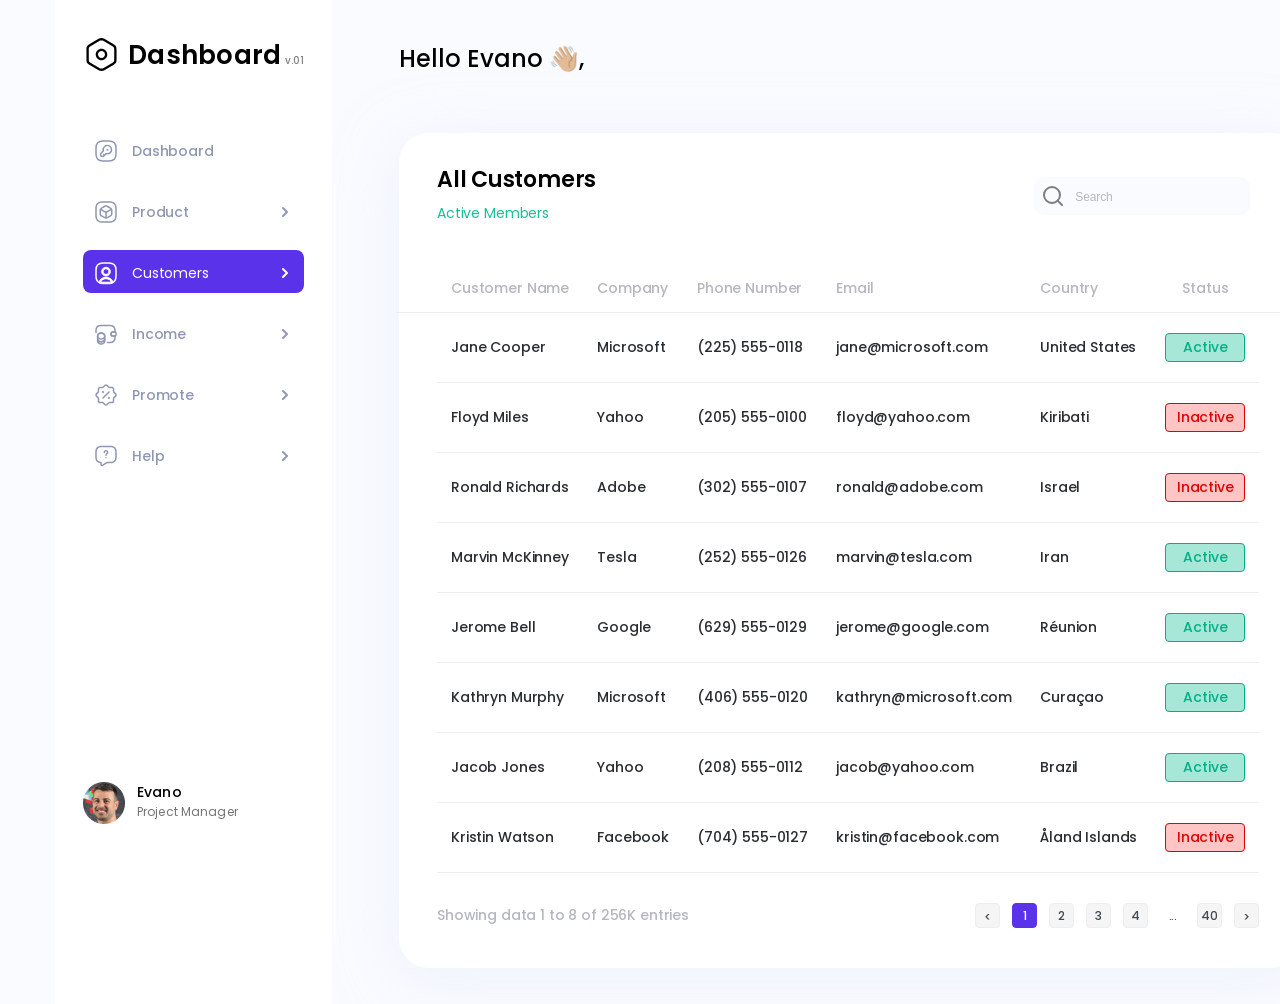
<file: index.html>
<!doctype html><html class="page" lang="uk"><head><meta charset="UTF-8"><meta name="viewport" content="width=device-width,initial-scale=1"><title>Dashboard</title><link rel="icon" type="image/x-icon" href="images/setting 1.svg"><script defer="defer" src="./static/js/main.91e2515e.js"></script><link href="./static/css/main.08b9aa50.css" rel="stylesheet"></head><body class="page__body"><div id="root"></div></body></html>
</file>
<file: static/css/main.08b9aa50.css>
@font-face{font-family:Poppins;font-weight:500;src:url(../../static/media/Poppins-Medium.673ed42382ab264e0bf5.ttf) format("truetype")}@font-face{font-family:Poppins;font-weight:400;src:url(../../static/media/Poppins-Regular.35d26b781dc5fda684cc.ttf) format("truetype")}@font-face{font-family:Poppins;font-weight:600;src:url(../../static/media/Poppins-SemiBold.ac8d04b620e54be9b0f0.ttf) format("truetype")}input:focus,textarea:focus{outline:none}.page{font-family:Poppins,sans-serif}.page__body{background:#fafbff;margin:0}.page__body--with-menu{overflow:hidden}.page__container{height:100%;max-width:1440px}@media(min-width:640px){.page__container{display:grid;grid-template-columns:1fr 3.7fr;margin:0 auto;padding:0 20px}}@media(min-width:1280px){.page__container{padding:0 55px}}.main{background:#fafbff;padding-top:20px;position:relative}@media(min-width:640px){.main{padding:41px 100px 0 67px}}.main__top{align-items:center;display:flex;justify-content:space-between;margin:0 20px}@media(min-width:640px){.main__top{display:block;margin:0}}.main__menu{background:none;border:none}@media(min-width:640px){.main__menu{display:none}}.main__hello{color:#000;font-size:24px;font-weight:500;line-height:36px}@media(min-width:640px){.main__hello{margin:0 0 56px}}.main__container{background:#fff;border-radius:30px;box-shadow:0 10px 60px #e2ecf980;padding:20px;position:relative}@media(min-width:640px){.main__container{padding:30px 44px 40px 38px}}.main__header-title{color:#000;font-size:22px;font-weight:600;letter-spacing:-.01em;line-height:33px;margin:0 0 7px}.main__header-subTitle{color:#16c098;font-size:14px;font-weight:400;letter-spacing:-.01em;line-height:21px;margin:0 0 40px}.main__header-search{background:#fafbff;border-radius:10px;box-sizing:border-box;display:flex;height:50px;margin-bottom:20px;padding:7px}@media(min-width:640px){.main__header-search{height:38px;margin-bottom:0;position:absolute;right:53px;top:44px;width:216px}}.main__header-search--svg{margin-right:8px}.main__header-search--input{background:#fafbff;border:none;width:85%}.main__header-search--input::placeholder{color:#b5b7c0;font-size:12px;font-weight:400;letter-spacing:-.01em;line-height:18px}@media(min-width:640px){.main__footer{align-items:center;display:flex;justify-content:space-between}}.main__footer-info{color:#b5b7c0;font-size:14px;font-weight:500;letter-spacing:-.01em;line-height:21px;margin-bottom:20px}@media(min-width:640px){.main__footer-info{margin:0}}.table{border-collapse:collapse;display:grid;grid-template-columns:minmax(-webkit-max-content,1fr) minmax(-webkit-max-content,1fr) minmax(-webkit-max-content,1fr) minmax(-webkit-max-content,1fr) minmax(-webkit-max-content,1fr) minmax(-webkit-min-content,1fr);grid-template-columns:minmax(max-content,1fr) minmax(max-content,1fr) minmax(max-content,1fr) minmax(max-content,1fr) minmax(max-content,1fr) minmax(min-content,1fr);margin-bottom:30px;min-width:100%;overflow-x:scroll;position:relative}@media(min-width:640px){.table{overflow-x:visible;overflow-x:initial}}tbody,thead,tr{display:contents}thead:before{background:#eee;content:"";display:block;height:1px;left:0;margin-left:-41px;margin-right:-67px;position:absolute;right:0;top:49px;transform:translateY(-100%);width:110%}td,th{overflow:hidden;padding:14px 5px;text-overflow:ellipsis;white-space:nowrap}@media(min-width:640px){td,th{padding:14px}}th{color:#b5b7c0;font-size:14px;font-weight:500;letter-spacing:-.01em;line-height:21px;position:-webkit-sticky;position:sticky;text-align:left;top:0}th:last-child{border:0;text-align:center}td{align-items:center;border-bottom:1px solid #eee;color:#292d32;display:flex;font-size:14px;font-weight:500;letter-spacing:-.01em;line-height:21px;padding-bottom:10px;padding-top:10px}@media(min-width:640px){td{padding-bottom:20px;padding-top:20px}}.active,.inactive{align-items:center;border-radius:4px;box-sizing:border-box;display:flex;height:29px;justify-content:center;width:80px}.active{background:#16c09861;border:1px solid #00b087;color:#00b087}.inactive{background:#ffc5c5;border:1px solid #df0404;color:#df0404}.pagination{display:flex;gap:12px;list-style:none;margin:0;padding:0}.page-item{align-items:center;background:#f5f5f5;border:1px solid #eee;border-radius:4px;box-sizing:border-box;display:flex;height:25px;justify-content:center;width:25px}.page-item:nth-child(6){background:none;border:none}.page-item--active{background:#5932ea;border:1px solid #5932ea;color:#fff}.page-item--active .page-link{color:#fff}.page-link{color:#404b52;font-size:12px;font-weight:500;letter-spacing:-.01em;line-height:100%;text-decoration:none}.menu{background:#fff;bottom:0;height:100%;left:0;padding:30px;position:fixed;right:0;top:0;transform:translateX(-100%);transition:transform .3s;z-index:1}@media(min-width:640px){.menu{background:#fff;padding:36px 28px 0;position:relative;transform:none}}.menu__cross{background:none;border:none;position:absolute;right:25px;top:40px;transition:opacity .3s;z-index:2}@media(min-width:640px){.menu__cross{display:none}}.menu__cross:hover{opacity:.5}@media(min-width:1440px){.menu__cross{left:calc(50vw - 720px)}}.menu__cross--svg{fill:#000}.menu__logo{display:flex;justify-items:center;margin-bottom:53px;text-decoration:none}.menu__logo--img{height:37px;margin-right:8px;width:37px}.menu__logo--p{color:#000;font-size:26px;font-weight:600;letter-spacing:.01em;line-height:39px;margin:0}.menu__logo--version{align-self:end;color:#838383;font-size:10px;font-weight:500;letter-spacing:-.01em;line-height:15px;margin-left:4px}.menu__list{list-style:none;margin:0;padding:0}.menu__item{margin-bottom:18px}.menu__link{border-radius:8px;color:#9197b3;font-size:14px;font-weight:500;justify-content:space-between;letter-spacing:-.01em;line-height:21px;padding:11px 11px 8px;position:relative;text-decoration:none}.menu__link,.menu__link-container{align-items:center;display:flex}.menu__link--active{background:#5932ea;color:#fff;font-weight:400;line-height:21px}.menu__link--active .menu__link-svg,.menu__link--active .menu__link-vector{stroke:#fff}.menu__link--active .menu__link-svg--fill{fill:#fff}.menu__link-svg{stroke:#9197b3;margin-right:14px}.menu__link-svg--fill{fill:#9197b3;margin-right:14px}.menu__link-vector{stroke:#9197b3}.menu__account{bottom:150px;display:flex;position:fixed}@media(max-height:620px){.menu__account{position:static}}@media(min-width:640px){.menu__account{bottom:76px}}.menu__account-photo{margin-right:12px}.menu__account-name{color:#000;font-size:14px;font-weight:500;letter-spacing:.01em;line-height:21px}.menu__account-role{color:#757575;font-size:12px;font-weight:400;letter-spacing:.01em;line-height:18px}
/*# sourceMappingURL=main.08b9aa50.css.map*/
</file>
